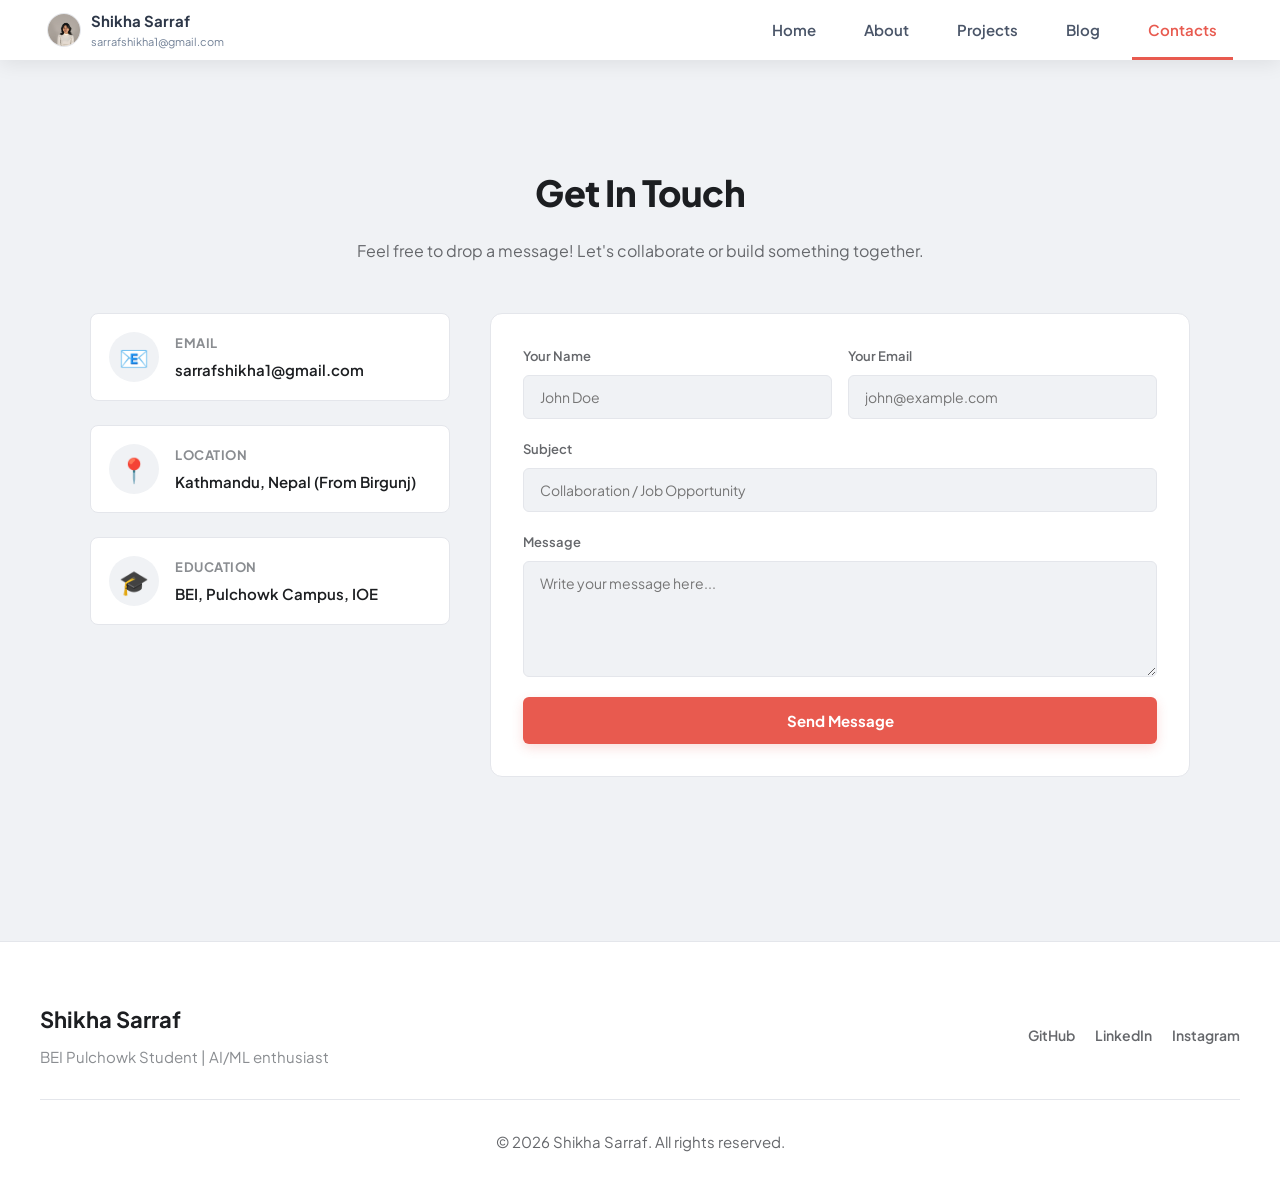
<file: contacts.html>
<!DOCTYPE html>
<html lang="en">
<head>
  <meta charset="UTF-8">
  <meta name="viewport" content="width=device-width, initial-scale=1.0">
  <meta name="author" content="Shikha Sarraf">
  <meta name="description" content="Contact Shikha Sarraf - BEI student at Pulchowk Campus, Passionate about AI / ML">
  <title>Shikha Sarraf | Contacts</title>
  <!-- Google Fonts -->
  <link rel="preconnect" href="https://fonts.googleapis.com">
  <link rel="preconnect" href="https://fonts.gstatic.com" crossorigin>
  <link href="https://fonts.googleapis.com/css2?family=Playfair+Display:ital,wght@0,400..900;1,400..900&family=Plus+Jakarta+Sans:ital,wght@0,300..800;1,300..800&display=swap" rel="stylesheet">
  <!-- Stylesheet -->
  <link rel="stylesheet" href="style.css?v=1.0.4">
</head>
<body class="static-page">

  <!-- NAVIGATION BAR (STATIC WHITE THEME) -->
  <nav class="main-navbar sticky-static" id="main-navbar">
    <div class="navbar-content">
      <div class="navbar-logo">
        <img src="me.png" alt="Profile" class="logo-avatar">
        <div class="logo-text">
          <span class="logo-name">Shikha Sarraf</span>
          <span class="logo-subtitle">sarrafshikha1@gmail.com</span>
        </div>
      </div>
      <ul class="nav-links">
        <li><a href="index.html" class="nav-item" data-tab="home">Home</a></li>
        <li><a href="about.html" class="nav-item" data-tab="about">About</a></li>
        <li><a href="projects.html" class="nav-item" data-tab="projects">Projects</a></li>
        <li><a href="blog.html" class="nav-item" data-tab="blog">Blog</a></li>
        <li><a href="contacts.html" class="nav-item active" data-tab="contacts">Contacts</a></li>
      </ul>
    </div>
  </nav>

  <!-- MAIN CONTAINER -->
  <main class="page-container">
    <section id="contacts-section" class="section-container active-section" style="opacity: 1; transform: none;">
      <div class="section-header">
        <h2 class="section-title">Get In Touch</h2>
        <p class="section-subtitle">Feel free to drop a message! Let's collaborate or build something together.</p>
      </div>
      
      <div class="contact-wrapper">
        <div class="contact-details-box">
          <div class="contact-item">
            <div class="contact-icon">📧</div>
            <div class="contact-txt">
              <strong>Email</strong>
              <a href="mailto:sarrafshikha1@gmail.com">sarrafshikha1@gmail.com</a>
            </div>
          </div>
          <div class="contact-item">
            <div class="contact-icon">📍</div>
            <div class="contact-txt">
              <strong>Location</strong>
              <span>Kathmandu, Nepal (From Birgunj)</span>
            </div>
          </div>
          <div class="contact-item">
            <div class="contact-icon">🎓</div>
            <div class="contact-txt">
              <strong>Education</strong>
              <span>BEI, Pulchowk Campus, IOE</span>
            </div>
          </div>
        </div>
        
        <form class="contact-form" onsubmit="event.preventDefault(); alert('The message menu is under work, please mail to - sarrafshikha1@gmail.com');">
          <div class="form-row">
            <div class="form-group">
              <label for="c_name">Your Name</label>
              <input type="text" id="c_name" placeholder="John Doe" required>
            </div>
            <div class="form-group">
              <label for="c_email">Your Email</label>
              <input type="email" id="c_email" placeholder="john@example.com" required>
            </div>
          </div>
          <div class="form-group">
            <label for="c_subject">Subject</label>
            <input type="text" id="c_subject" placeholder="Collaboration / Job Opportunity" required>
          </div>
          <div class="form-group">
            <label for="c_msg">Message</label>
            <textarea id="c_msg" rows="5" placeholder="Write your message here..." required></textarea>
          </div>
          <button type="submit" class="contact-submit-btn">Send Message</button>
        </form>
      </div>
    </section>
  </main>

  <!-- FOOTER -->
  <footer class="site-footer">
    <div class="footer-top">
      <div class="footer-brand">
        <h3>Shikha Sarraf</h3>
        <p>BEI Pulchowk Student | AI/ML enthusiast</p>
      </div>
      <div class="footer-socials">
        <a href="https://github.com/shikha-sarraf/" target="_blank">GitHub</a>
        <a href="https://www.linkedin.com/in/shikha-sarraf-b10325328/" target="_blank">LinkedIn</a>
        <a href="https://www.instagram.com/shikha28730/" target="_blank">Instagram</a>
      </div>
    </div>
    <div class="footer-divider"></div>
    <div class="footer-bottom">
      <p>&copy; 2026 Shikha Sarraf. All rights reserved.</p>
    </div>
  </footer>

  <!-- Scripts -->
  <script src="script.js"></script>
</body>
</html>
</file>
<file: style.css>
/* ==========================================
   DESIGN SYSTEM & VARIABLES
   ========================================== */
:root {
  /* Colors */
  --bg-primary: #f0f2f5;
  --bg-secondary: #ffffff;
  --bg-hover: #f2f3f5;
  --border-color: #e4e6eb;
  --text-primary: #1c1e21;
  --text-secondary: #65676b;
  --text-muted: #8a8d91;
  
  --coral-accent: #e85a4f;
  --coral-hover: #d3483f;
  --coral-bg-alpha: rgba(232, 90, 79, 0.15);
  
  --facebook-blue: #1877f2;
  --success-color: #16a34a;
  --warning-color: #d97706;
  
  /* Fonts */
  --font-sans: 'Plus Jakarta Sans', sans-serif;
  --font-serif: 'Playfair Display', serif;
  
  /* Transitions */
  --transition-smooth: all 0.3s cubic-bezier(0.4, 0, 0.2, 1);
  --transition-fast: all 0.15s ease;
}

/* ==========================================
   RESET & BASE STYLES
   ========================================== */
* {
  margin: 0;
  padding: 0;
  box-sizing: border-box;
}

html {
  scroll-behavior: smooth;
  scroll-padding-top: 80px; /* Offset for sticky navbar */
}

body {
  font-family: var(--font-sans);
  background-color: var(--bg-primary);
  color: var(--text-primary);
  line-height: 1.6;
  overflow-x: hidden;
}

body.static-page {
  padding-top: 80px;
}

/* Links & Buttons */
a {
  color: inherit;
  text-decoration: none;
  transition: var(--transition-fast);
}

button, .mock-btn {
  font-family: var(--font-sans);
  background: none;
  border: none;
  cursor: pointer;
  outline: none;
  transition: var(--transition-smooth);
}

/* ==========================================
   TYPOGRAPHY
   ========================================== */
h1, h2, h3, h4, h5, h6 {
  font-weight: 700;
  color: var(--text-primary);
}

p {
  color: var(--text-secondary);
  font-size: 15px;
}

/* ==========================================
   HEADER / PROFILE AREA
   ========================================== */
.profile-header {
  background-color: var(--bg-secondary);
  border-bottom: 1px solid var(--border-color);
  padding-bottom: 12px;
  width: 100%;
}

.cover-wrapper {
  position: relative;
  width: 100%;
  height: 410px;
  background: linear-gradient(180deg, #2a2c2d, #18191a);
  overflow: hidden;
}

.cover-photo {
  width: 100%;
  height: 100%;
  object-fit: cover;
  object-position: center 20%;
}

.cover-edit-btn {
  position: absolute;
  bottom: 16px;
  right: 32px;
  background-color: rgba(0, 0, 0, 0.65);
  color: #ffffff;
  padding: 8px 16px;
  border-radius: 6px;
  font-size: 14px;
  font-weight: 600;
  display: flex;
  align-items: center;
  gap: 8px;
  backdrop-filter: blur(4px);
}

.cover-edit-btn:hover {
  background-color: rgba(0, 0, 0, 0.85);
}

.btn-icon {
  width: 18px;
  height: 18px;
  fill: currentColor;
}

/* Profile Info Section */
.header-info-container {
  max-width: 1250px;
  margin: 0 auto;
  padding: 0 32px;
  position: relative;
  display: flex;
  gap: 24px;
}

.profile-avatar-wrapper {
  position: relative;
  width: 140px;
  height: 140px;
  margin-top: -70px;
  border-radius: 50%;
  border: 4px solid var(--bg-secondary);
  overflow: hidden;
  background-color: var(--bg-primary);
  flex-shrink: 0;
  z-index: 10;
  box-shadow: 0 4px 12px rgba(0,0,0,0.15);
}

.profile-avatar {
  width: 100%;
  height: 100%;
  object-fit: cover;
}

.avatar-edit-badge {
  position: absolute;
  bottom: 8px;
  right: 8px;
  background-color: var(--bg-hover);
  border: 1px solid var(--border-color);
  width: 36px;
  height: 36px;
  border-radius: 50%;
  display: flex;
  align-items: center;
  justify-content: center;
  cursor: pointer;
}

.avatar-edit-badge svg {
  width: 20px;
  height: 20px;
  fill: var(--text-primary);
}

.profile-meta {
  display: flex;
  justify-content: space-between;
  align-items: flex-end;
  flex-grow: 1;
  padding-top: 12px;
  padding-bottom: 4px;
  gap: 20px;
}

.name-block {
  display: flex;
  flex-direction: column;
}

.profile-name {
  font-size: 28px;
  font-weight: 800;
  display: flex;
  align-items: center;
  gap: 8px;
}

.verify-badge {
  color: var(--facebook-blue);
  font-size: 20px;
}

.profile-email {
  color: var(--text-secondary);
  font-size: 16px;
  font-weight: 500;
  margin-top: 4px;
}

.profile-actions {
  display: flex;
  gap: 12px;
}

.mock-btn {
  padding: 8px 16px;
  border-radius: 6px;
  font-size: 15px;
  font-weight: 600;
  display: flex;
  align-items: center;
  gap: 8px;
}

.primary-action-btn {
  background-color: var(--facebook-blue);
  color: white;
}

.primary-action-btn:hover {
  filter: brightness(1.1);
}

.secondary-action-btn {
  background-color: var(--bg-hover);
  color: var(--text-primary);
  border: 1px solid var(--border-color);
}

.secondary-action-btn:hover {
  background-color: rgba(0, 0, 0, 0.05);
}

/* ==========================================
   NAVIGATION BAR
   ========================================== */
.nav-anchor {
  height: 0;
  display: block;
  width: 100%;
  visibility: hidden;
}

.main-navbar {
  background-color: var(--bg-secondary);
  border-bottom: 1px solid var(--border-color);
  width: 100%;
  height: 60px;
  z-index: 999;
  transition: background-color 0.4s ease, box-shadow 0.4s ease, transform 0.3s ease;
}

.navbar-content {
  max-width: 1250px;
  margin: 0 auto;
  padding: 0 32px;
  height: 100%;
  display: flex;
  justify-content: space-between;
  align-items: center;
}

/* Sticky Nav Logo (Hidden by default) */
.navbar-logo {
  display: flex;
  align-items: center;
  gap: 10px;
  opacity: 0;
  visibility: hidden;
  transform: translateX(-10px);
  transition: var(--transition-smooth);
}

.logo-avatar {
  width: 34px;
  height: 34px;
  border-radius: 50%;
  object-fit: cover;
  border: 1px solid var(--border-color);
}

.logo-text {
  display: flex;
  flex-direction: column;
}

.logo-name {
  font-weight: 700;
  font-size: 15px;
  color: #2d3748;
}

.logo-subtitle {
  font-size: 11px;
  color: #718096;
}

/* Nav Links list */
.nav-links {
  display: flex;
  list-style: none;
  height: 100%;
  align-items: center;
  gap: 16px;
}

.nav-item {
  color: var(--text-secondary);
  font-weight: 600;
  font-size: 15px;
  padding: 18px 16px;
  position: relative;
  display: inline-block;
}

.nav-item:hover {
  color: var(--text-primary);
}

.nav-item.active {
  color: var(--coral-accent);
}

.nav-item.active::after {
  content: '';
  position: absolute;
  bottom: 0;
  left: 0;
  width: 100%;
  height: 3px;
  background-color: var(--coral-accent);
}

/* Sticky navbar CTA button */
.navbar-cta {
  opacity: 0;
  visibility: hidden;
  transform: translateX(10px);
  transition: var(--transition-smooth);
}

.hire-btn {
  background-color: var(--coral-accent);
  color: white;
  padding: 8px 20px;
  border-radius: 6px;
  font-weight: 600;
  font-size: 14px;
  box-shadow: 0 4px 6px rgba(232, 90, 79, 0.2);
}

.hire-btn:hover {
  background-color: var(--coral-hover);
  transform: translateY(-1px);
}

/* STICKY CLASS TRIGGERED BY JS / STATIC PAGE NAVBAR */
.main-navbar.sticky,
.main-navbar.sticky-static {
  position: fixed;
  top: 0;
  left: 0;
  right: 0;
  background-color: #ffffff !important;
  box-shadow: 0 4px 20px rgba(0, 0, 0, 0.08);
  border-bottom: none;
  z-index: 1000;
}

.main-navbar.sticky {
  animation: slideDown 0.35s cubic-bezier(0.16, 1, 0.3, 1) forwards;
}

.main-navbar.sticky .navbar-logo,
.main-navbar.sticky-static .navbar-logo {
  opacity: 1;
  visibility: visible;
  transform: translateX(0);
}

.main-navbar.sticky .navbar-cta,
.main-navbar.sticky-static .navbar-cta {
  opacity: 1;
  visibility: visible;
  transform: translateX(0);
}

.main-navbar.sticky .nav-item,
.main-navbar.sticky-static .nav-item {
  color: #4a5568;
}

.main-navbar.sticky .nav-item:hover,
.main-navbar.sticky-static .nav-item:hover {
  color: #1a202c;
}

.main-navbar.sticky .nav-item.active,
.main-navbar.sticky-static .nav-item.active {
  color: var(--coral-accent);
}

@keyframes slideDown {
  from {
    transform: translateY(-100%);
  }
  to {
    transform: translateY(0);
  }
}

/* ==========================================
   PAGE CONTAINER & SECTIONS
   ========================================== */
.page-container {
  max-width: 1250px;
  margin: 0 auto;
  padding: 24px 32px;
}

.section-container {
  display: none;
  padding: 60px 0;
  opacity: 0;
  transform: translateY(20px);
  transition: opacity 0.5s ease, transform 0.5s ease;
}

.section-container.active-section {
  display: block;
  opacity: 1;
  transform: translateY(0);
}

/* Section headers */
.section-header {
  text-align: center;
  max-width: 700px;
  margin: 0 auto 50px auto;
}

.section-title {
  font-size: 36px;
  font-weight: 800;
  margin-bottom: 16px;
  letter-spacing: -0.5px;
}

.section-subtitle {
  font-size: 16px;
  color: var(--text-secondary);
}

/* ==========================================
   HOME TAB / FEED LAYOUT
   ========================================== */
.feed-grid {
  display: grid;
  grid-template-columns: 360px 1fr;
  gap: 16px;
  align-items: start;
}

/* Cards standard look */
.fb-card {
  background-color: var(--bg-secondary);
  border: 1px solid var(--border-color);
  border-radius: 8px;
  padding: 16px;
  margin-bottom: 16px;
  box-shadow: 0 1px 2px rgba(0, 0, 0, 0.1);
}

.fb-card h2 {
  font-size: 20px;
  font-weight: 700;
  margin-bottom: 16px;
}

/* Intro Card details */
.intro-bio {
  text-align: center;
  font-size: 15px;
  margin-bottom: 16px;
}

.mock-btn-wide {
  width: 100%;
  background-color: var(--bg-hover);
  color: var(--text-primary);
  padding: 8px 0;
  border-radius: 6px;
  font-weight: 600;
  font-size: 14px;
  margin-bottom: 16px;
}

.mock-btn-wide:hover {
  background-color: rgba(0,0,0,0.05);
}

.mock-btn-wide.secondary {
  margin-bottom: 0;
  margin-top: 16px;
}

.details-list {
  list-style: none;
  display: flex;
  flex-direction: column;
  gap: 16px;
}

.details-list li {
  display: flex;
  align-items: center;
  gap: 12px;
  font-size: 14px;
  color: var(--text-secondary);
}

.detail-icon {
  width: 20px;
  height: 20px;
  fill: var(--text-muted);
  flex-shrink: 0;
}

.highlight {
  font-weight: 600;
  color: var(--text-primary);
}

/* Social media row */
.social-row {
  display: flex;
  justify-content: center;
  gap: 12px;
  margin-top: 20px;
  border-top: 1px solid var(--border-color);
  padding-top: 16px;
}

.social-icon-btn {
  width: 38px;
  height: 38px;
  border-radius: 50%;
  background-color: var(--bg-hover);
  display: flex;
  align-items: center;
  justify-content: center;
  transition: var(--transition-smooth);
}

.social-icon-btn svg {
  width: 20px;
  height: 20px;
  fill: var(--text-primary);
  transition: var(--transition-smooth);
}

/* Brand hover colors */
.social-icon-btn.github:hover {
  background-color: #24292e;
}
.social-icon-btn.github:hover svg {
  fill: #ffffff;
}

.social-icon-btn.linkedin:hover {
  background-color: #0077b5;
}
.social-icon-btn.linkedin:hover svg {
  fill: #ffffff;
}

.social-icon-btn.instagram:hover {
  background-color: #e1306c;
}
.social-icon-btn.instagram:hover svg {
  fill: #ffffff;
}

/* Photos grid (3x2 aspect ratios) */
.photos-card .card-header {
  display: flex;
  justify-content: space-between;
  align-items: center;
  margin-bottom: 16px;
}

.photos-card h2 {
  margin-bottom: 0;
}

.card-header-link {
  font-size: 14px;
  color: var(--facebook-blue);
  font-weight: 500;
}

.card-header-link:hover {
  text-decoration: underline;
}

.photos-grid-2col {
  display: grid;
  grid-template-columns: repeat(2, 1fr);
  gap: 8px;
  border-radius: 8px;
  overflow: hidden;
}

#see-all-photos-btn {
  display: none;
}

.photo-box {
  aspect-ratio: 1 / 1;
  overflow: hidden;
  background-color: #f0f2f5;
  border-radius: 6px;
  position: relative;
}

.insta-photo {
  width: 100%;
  height: 100%;
  object-fit: cover;
  transition: var(--transition-smooth);
  cursor: pointer;
}

.photo-box:hover .insta-photo {
  transform: scale(1.08);
}

/* Create Post Mock */
.create-post-card {
  padding: 12px 16px 10px 16px;
}

.post-top {
  display: flex;
  gap: 12px;
  align-items: center;
}

.small-profile-icon {
  width: 40px;
  height: 40px;
  border-radius: 50%;
  object-fit: cover;
}

.mock-post-input {
  background-color: var(--bg-hover);
  border-radius: 20px;
  padding: 8px 16px;
  color: var(--text-secondary);
  font-size: 15px;
  flex-grow: 1;
  border: none;
  cursor: not-allowed;
  height: 38px;
}

.divider {
  height: 1px;
  background-color: var(--border-color);
  margin: 12px 0;
}

.post-actions-row {
  display: flex;
  justify-content: space-between;
}

.post-action-btn {
  display: flex;
  align-items: center;
  justify-content: center;
  gap: 8px;
  flex-grow: 1;
  padding: 8px 0;
  border-radius: 6px;
  font-weight: 600;
  font-size: 14px;
  color: var(--text-secondary);
  cursor: pointer;
  transition: var(--transition-fast);
}

.post-action-btn:hover {
  background-color: var(--bg-hover);
  color: var(--text-primary);
}

.action-icon {
  width: 24px;
  height: 24px;
  fill: currentColor;
}

.action-icon.video { color: #f02849; }
.action-icon.image { color: #45bd62; }
.action-icon.emoji { color: #f7b928; }

/* Bio Post details */
.post-card {
  padding: 16px 0 10px 0;
}

.post-header-info {
  display: flex;
  gap: 12px;
  align-items: center;
  padding: 0 16px 12px 16px;
}

.post-user-details {
  display: flex;
  flex-direction: column;
}

.post-username {
  font-weight: 700;
  font-size: 15px;
}

.post-time {
  font-size: 12px;
  color: var(--text-muted);
  display: flex;
  align-items: center;
  gap: 4px;
  margin-top: 2px;
}

.globe-icon {
  width: 12px;
  height: 12px;
  fill: currentColor;
}

.post-content {
  padding: 0 16px;
}

.post-content p {
  margin-bottom: 12px;
  color: var(--text-primary);
}

.post-image-container {
  margin: 16px -16px 12px -16px;
  background-color: #f0f2f5;
  overflow: hidden;
  border-top: 1px solid var(--border-color);
  border-bottom: 1px solid var(--border-color);
}

.post-featured-image {
  width: 100%;
  max-height: 500px;
  object-fit: cover;
}

.post-stats {
  display: flex;
  justify-content: space-between;
  padding: 0 16px;
  font-size: 13px;
  color: var(--text-muted);
}

.likes-badge {
  font-weight: 500;
}

.post-actions-row.borderless {
  padding: 0 8px;
}

.post-action-btn.wide {
  gap: 6px;
  color: var(--text-secondary);
}

/* ==========================================
   ABOUT SECTION (3RD IMAGE STYLE)
   ========================================== */
#about-section {
  background-color: #ffffff; /* Solid light backdrop */
  border: 1px solid #e2e8f0;
  border-radius: 16px;
  padding: 80px 48px;
  max-width: 1250px;
  margin: 0 auto;
  box-shadow: 0 4px 6px -1px rgba(0, 0, 0, 0.05);
}

.about-modern-layout {
  display: grid;
  grid-template-columns: 340px 1fr 1fr;
  gap: 48px;
  align-items: start;
}

/* About Column 1: Image container offset */
.about-image-col {
  display: flex;
  flex-direction: column;
  gap: 32px;
}

.offset-card-container {
  position: relative;
  width: 100%;
  aspect-ratio: 0.85 / 1;
}

.offset-coral-box {
  position: absolute;
  bottom: -25px;
  left: -25px;
  width: 100%;
  height: 100%;
  background-color: #000000; /* Black offset background box */
  border-radius: 12px;
  z-index: 1;
}

.about-photo-wrapper {
  position: relative;
  width: 100%;
  height: 100%;
  border-radius: 12px;
  overflow: hidden;
  z-index: 2;
  box-shadow: 0 8px 24px rgba(0,0,0,0.15);
  border: none; /* No border frame around the photo itself */
}

.about-photo {
  width: 100%;
  height: 100%;
  object-fit: cover;
}

.about-talk-block {
  display: flex;
  flex-direction: column;
  gap: 6px;
  padding-left: 4px;
}

.talk-heading {
  font-size: 14px;
  color: #4a5568;
  font-weight: 500;
}

.talk-email {
  font-family: var(--font-serif);
  font-size: 20px;
  font-weight: 700;
  color: var(--coral-accent) !important;
}

.talk-email:hover {
  text-decoration: underline;
}

/* About Column 2 & 3: Typography & Content */
.about-text-col {
  display: flex;
  flex-direction: column;
}

.about-serif-title {
  font-family: var(--font-serif);
  font-size: 28px;
  line-height: 1.35;
  font-weight: 700;
  color: #1a202c; /* Dark text */
  letter-spacing: -0.5px;
}

.coral-line {
  width: 50px;
  height: 2px;
  background-color: var(--coral-accent);
  margin: 16px 0 24px 0;
}

.about-desc {
  font-size: 15px;
  color: #4a5568; /* Dark text */
  margin-bottom: 20px;
  line-height: 1.7;
}

/* Social icons at bottom of column 3 */
.about-social-icons {
  display: flex;
  gap: 16px;
  margin-top: auto;
  padding-top: 16px;
}

.about-social-btn {
  color: #718096;
  transition: var(--transition-smooth);
}

.about-social-btn svg {
  width: 24px;
  height: 24px;
  fill: currentColor;
}

.about-social-btn:hover {
  color: var(--coral-accent);
  transform: translateY(-2px);
}

/* About Row 2: Reverse Layout & Contact Button */
.about-modern-layout.reverse {
  grid-template-columns: 1fr 1fr 340px;
  margin-top: 80px;
  border-top: 1px solid #e2e8f0;
  padding-top: 80px;
}

.offset-card-container.right-aligned {
  position: relative;
  width: 100%;
  aspect-ratio: 0.85 / 1;
}

.offset-coral-box.right-offset {
  position: absolute;
  bottom: -25px;
  right: -25px;
  left: auto;
  width: 100%;
  height: 100%;
  background-color: #e0f2fe; /* Sky white offset background box */
  border-radius: 12px;
  z-index: 1;
}

.about-btn-wrapper {
  margin-top: 24px;
}

.about-contact-btn {
  display: inline-block;
  background-color: var(--coral-accent);
  color: white;
  padding: 12px 32px;
  border-radius: 6px;
  font-weight: 700;
  font-size: 15px;
  box-shadow: 0 4px 6px rgba(232, 90, 79, 0.2);
  transition: var(--transition-smooth);
}

.about-contact-btn:hover {
  background-color: var(--coral-hover);
  transform: translateY(-2px);
  box-shadow: 0 6px 12px rgba(232, 90, 79, 0.3);
}

/* About Row themes (Yellow, Blue & Coral) */
.yellow-theme .coral-line {
  background-color: #d97706; /* Golden Amber */
}

.yellow-theme .talk-email {
  color: #d97706 !important;
}

.blue-theme .coral-line {
  background-color: #2563eb; /* Royal Blue */
}

.blue-theme .about-contact-btn {
  background-color: #2563eb;
  box-shadow: 0 4px 6px rgba(37, 99, 235, 0.2);
}

.blue-theme .about-contact-btn:hover {
  background-color: #1d4ed8;
  box-shadow: 0 6px 12px rgba(37, 99, 235, 0.3);
}

.coral-theme .coral-line {
  background-color: var(--coral-accent);
}

.coral-theme .talk-email {
  color: var(--coral-accent) !important;
}

.coral-theme .about-contact-btn {
  background-color: var(--coral-accent);
  box-shadow: 0 4px 6px rgba(232, 90, 79, 0.2);
}

.coral-theme .about-contact-btn:hover {
  background-color: var(--coral-hover);
  box-shadow: 0 6px 12px rgba(232, 90, 79, 0.3);
}

.coral-theme .offset-coral-box {
  background-color: #ffe4e6; /* Soft light rose/coral background box */
}

/* ==========================================
   PROJECTS SECTION
   ========================================== */
.projects-grid {
  display: grid;
  grid-template-columns: repeat(2, 1fr);
  gap: 24px;
  max-width: 1200px;
  margin: 0 auto;
}

.projects-grid .project-card {
  background-color: var(--bg-secondary);
  border: 1px solid var(--border-color);
  border-radius: 12px;
  overflow: hidden;
  box-shadow: 0 4px 6px rgba(0,0,0,0.15);
  transition: var(--transition-smooth);
  display: flex;
  flex-direction: column;
}

.projects-grid .project-card:hover {
  transform: translateY(-6px);
  box-shadow: 0 10px 25px rgba(232, 90, 79, 0.15);
  border-color: var(--coral-accent);
}

.project-img-placeholder {
  height: 180px;
  background: linear-gradient(135deg, #1f2022, #18191a);
  position: relative;
  display: flex;
  align-items: center;
  justify-content: center;
}

.project-img-placeholder svg {
  width: 60px;
  height: 60px;
  fill: rgba(255,255,255,0.06);
  transition: var(--transition-smooth);
}

.projects-grid .project-card:hover .project-img-placeholder svg {
  fill: var(--coral-accent);
  transform: scale(1.1);
}

.proj-badge {
  position: absolute;
  top: 16px;
  left: 16px;
  font-size: 11px;
  font-weight: 700;
  text-transform: uppercase;
  padding: 4px 10px;
  border-radius: 20px;
  letter-spacing: 0.5px;
}

.proj-badge-flag {
  position: absolute;
  top: 16px;
  right: 16px;
  font-size: 18px;
}

.proj-badge.completed {
  background-color: rgba(34, 197, 94, 0.15);
  color: var(--success-color);
  border: 1px solid var(--success-color);
}

.proj-badge.progress {
  background-color: rgba(234, 179, 8, 0.15);
  color: var(--warning-color);
  border: 1px solid var(--warning-color);
}

.proj-badge.hackathon {
  background-color: var(--coral-bg-alpha);
  color: var(--coral-accent);
  border: 1px solid var(--coral-accent);
}

.project-info {
  padding: 24px;
  display: flex;
  flex-direction: column;
  flex-grow: 1;
}

.project-info h3 {
  font-size: 20px;
  font-weight: 700;
  margin-bottom: 12px;
}

.project-info p {
  color: var(--text-secondary);
  font-size: 14px;
  margin-bottom: 20px;
  line-height: 1.6;
}

.tech-row {
  display: flex;
  flex-wrap: wrap;
  gap: 8px;
  margin-top: auto;
}

.tech-row span {
  font-size: 12px;
  font-weight: 600;
  background-color: var(--bg-primary);
  color: var(--text-secondary);
  border: 1px solid var(--border-color);
  padding: 4px 10px;
  border-radius: 4px;
}

.project-actions {
  display: flex;
  gap: 12px;
  margin-top: 20px;
  border-top: 1px solid var(--border-color);
  padding-top: 16px;
}

.proj-action-btn {
  flex: 1;
  display: inline-flex;
  align-items: center;
  justify-content: center;
  gap: 8px;
  padding: 8px 12px;
  border-radius: 6px;
  font-size: 14px;
  font-weight: 600;
  transition: var(--transition-smooth);
  border: 1px solid var(--border-color);
  background-color: var(--bg-primary);
  color: var(--text-primary);
}

.proj-action-btn:hover {
  background-color: var(--bg-hover);
  border-color: var(--coral-accent);
  color: var(--coral-accent);
}

.proj-action-btn svg {
  width: 16px;
  height: 16px;
  fill: currentColor;
}

/* ==========================================
   BLOG SECTION
   ========================================== */
.blog-grid {
  display: grid;
  grid-template-columns: repeat(3, 1fr);
  gap: 24px;
  max-width: 1200px;
  margin: 0 auto;
}

.blog-card {
  background-color: var(--bg-secondary);
  border: 1px solid var(--border-color);
  border-radius: 12px;
  padding: 28px;
  display: flex;
  flex-direction: column;
  transition: var(--transition-smooth);
}

.blog-card:hover {
  transform: translateY(-5px);
  border-color: var(--coral-accent);
  box-shadow: 0 10px 20px rgba(0,0,0,0.2);
}

.blog-meta-header {
  display: flex;
  justify-content: space-between;
  font-size: 12px;
  font-weight: 600;
  margin-bottom: 16px;
}

.blog-category {
  color: var(--coral-accent);
}

.blog-date {
  color: var(--text-muted);
}

.blog-card h3 {
  font-size: 18px;
  line-height: 1.4;
  margin-bottom: 12px;
}

.blog-card p {
  font-size: 14px;
  color: var(--text-secondary);
  line-height: 1.6;
  margin-bottom: 24px;
}

.blog-read-link {
  font-size: 14px;
  font-weight: 700;
  color: var(--text-primary);
  margin-top: auto;
  display: flex;
  align-items: center;
}

.blog-read-link:hover {
  color: var(--coral-accent);
}

/* Restructured Blog layout styles */
.blog-post-list {
  list-style: none;
  margin-top: 16px;
  display: flex;
  flex-direction: column;
  gap: 12px;
}

.blog-post-list li a {
  display: flex;
  justify-content: space-between;
  align-items: center;
  font-size: 14px;
  font-weight: 600;
  color: var(--text-primary);
  padding: 10px 12px;
  border-radius: 6px;
  background-color: var(--bg-primary);
  border: 1px solid var(--border-color);
  transition: var(--transition-smooth);
}

.blog-post-list li a:hover {
  border-color: var(--coral-accent);
  color: var(--coral-accent);
  background-color: var(--bg-hover);
}

.post-date {
  font-size: 11px;
  color: var(--text-muted);
  font-weight: 500;
}

.edu-timeline {
  display: flex;
  flex-direction: column;
  gap: 12px;
  margin-top: 16px;
}

.edu-item {
  display: flex;
  align-items: center;
  gap: 12px;
  padding: 10px;
  border-radius: 8px;
  background-color: var(--bg-primary);
  border: 1px solid var(--border-color);
}

.edu-logo {
  width: 48px;
  height: 48px;
  object-fit: contain;
  flex-shrink: 0;
  background-color: #ffffff;
  border-radius: 6px;
  padding: 4px;
  border: 1px solid var(--border-color);
}

.edu-info {
  display: flex;
  flex-direction: column;
}

.edu-info h4 {
  font-size: 13px;
  font-weight: 700;
  margin-bottom: 2px;
  color: var(--text-primary);
}

.edu-degree {
  font-size: 12px;
  font-weight: 600;
  color: var(--text-secondary);
  margin-bottom: 2px;
}

.edu-date {
  font-size: 11px;
  color: var(--text-muted);
}


/* ==========================================
   CONTACTS SECTION
   ========================================== */
.contact-wrapper {
  display: grid;
  grid-template-columns: 360px 1fr;
  gap: 40px;
  max-width: 1100px;
  margin: 0 auto;
}

.contact-details-box {
  display: flex;
  flex-direction: column;
  gap: 24px;
}

.contact-item {
  display: flex;
  gap: 16px;
  align-items: center;
  background-color: var(--bg-secondary);
  border: 1px solid var(--border-color);
  border-radius: 8px;
  padding: 18px;
}

.contact-icon {
  font-size: 24px;
  background-color: var(--bg-primary);
  width: 50px;
  height: 50px;
  border-radius: 50%;
  display: flex;
  align-items: center;
  justify-content: center;
}

.contact-txt {
  display: flex;
  flex-direction: column;
}

.contact-txt strong {
  font-size: 13px;
  text-transform: uppercase;
  letter-spacing: 0.5px;
  color: var(--text-muted);
  margin-bottom: 4px;
}

.contact-txt span, .contact-txt a {
  font-size: 15px;
  font-weight: 600;
  color: var(--text-primary);
}

.contact-txt a:hover {
  color: var(--coral-accent);
}

/* Contact Form */
.contact-form {
  background-color: var(--bg-secondary);
  border: 1px solid var(--border-color);
  border-radius: 12px;
  padding: 32px;
}

.form-row {
  display: grid;
  grid-template-columns: 1fr 1fr;
  gap: 16px;
}

.form-group {
  display: flex;
  flex-direction: column;
  gap: 8px;
  margin-bottom: 20px;
}

.form-group label {
  font-size: 13px;
  font-weight: 600;
  color: var(--text-secondary);
}

.form-group input, .form-group textarea {
  font-family: var(--font-sans);
  background-color: var(--bg-primary);
  border: 1px solid var(--border-color);
  color: var(--text-primary);
  padding: 12px 16px;
  border-radius: 6px;
  font-size: 14px;
  outline: none;
  transition: var(--transition-smooth);
}

.form-group input:focus, .form-group textarea:focus {
  border-color: var(--coral-accent);
  box-shadow: 0 0 0 3px var(--coral-bg-alpha);
}

.contact-submit-btn {
  background-color: var(--coral-accent);
  color: white;
  padding: 14px 28px;
  border-radius: 6px;
  font-weight: 700;
  font-size: 15px;
  width: 100%;
  box-shadow: 0 4px 12px rgba(232, 90, 79, 0.2);
}

.contact-submit-btn:hover {
  background-color: var(--coral-hover);
  transform: translateY(-1px);
}

/* ==========================================
   SITE FOOTER
   ========================================== */
.site-footer {
  background-color: var(--bg-secondary);
  border-top: 1px solid var(--border-color);
  padding: 60px 32px 30px 32px;
  margin-top: 80px;
}

.footer-top {
  max-width: 1200px;
  margin: 0 auto;
  display: flex;
  justify-content: space-between;
  align-items: center;
  flex-wrap: wrap;
  gap: 30px;
}

.footer-brand h3 {
  font-size: 22px;
  margin-bottom: 8px;
}

.footer-brand p {
  color: var(--text-muted);
}

.footer-socials {
  display: flex;
  gap: 20px;
}

.footer-socials a {
  font-size: 14px;
  font-weight: 600;
  color: var(--text-secondary);
}

.footer-socials a:hover {
  color: var(--coral-accent);
}

.footer-divider {
  max-width: 1200px;
  height: 1px;
  background-color: var(--border-color);
  margin: 30px auto;
}

.footer-bottom {
  max-width: 1200px;
  margin: 0 auto;
  display: flex;
  justify-content: center;
  text-align: center;
  font-size: 13px;
  color: var(--text-muted);
}

/* ==========================================
   BACK TO TOP BUTTON
   ========================================== */
.back-to-top-btn {
  position: fixed;
  bottom: 24px;
  right: 24px;
  width: 44px;
  height: 44px;
  border-radius: 50%;
  background-color: var(--coral-accent);
  color: white;
  font-size: 18px;
  display: flex;
  align-items: center;
  justify-content: center;
  box-shadow: 0 4px 10px rgba(0,0,0,0.3);
  z-index: 99;
  opacity: 0;
  visibility: hidden;
  transform: translateY(10px);
}

.back-to-top-btn.visible {
  opacity: 1;
  visibility: visible;
  transform: translateY(0);
}

.back-to-top-btn:hover {
  background-color: var(--coral-hover);
  transform: translateY(-2px);
}

/* ==========================================
   RESPONSIVE DESIGN (MEDIA QUERIES)
   ========================================== */
@media (max-width: 1100px) {
  .about-modern-layout {
    grid-template-columns: 300px 1fr;
  }
  .about-modern-layout .about-text-col:last-child {
    grid-column: span 2;
  }
  .about-modern-layout.reverse {
    grid-template-columns: 1fr 300px;
  }
  .about-modern-layout.reverse .about-text-col:first-child {
    grid-column: span 2;
  }
}

@media (max-width: 992px) {
  .profile-header {
    text-align: center;
  }
  
  .header-info-container {
    flex-direction: column;
    align-items: center;
    text-align: center;
  }
  
  .profile-avatar-wrapper {
    margin-top: -64px;
  }
  
  .profile-meta {
    flex-direction: column;
    align-items: center;
    padding-top: 8px;
  }
  
  .profile-actions {
    margin-top: 16px;
  }

  .main-navbar {
    display: block;
    background-color: #ffffff !important;
    box-shadow: 0 4px 20px rgba(0, 0, 0, 0.08);
  }

  .nav-anchor {
    display: block;
    height: 0;
  }

  .navbar-logo {
    display: none !important;
  }

  .navbar-content {
    justify-content: center;
    padding: 0;
  }
  
  .nav-links {
    justify-content: center;
    width: 100%;
    gap: 12px;
  }

  .nav-item {
    padding: 18px 8px;
    font-size: 13px;
  }

  .feed-grid {
    grid-template-columns: 1fr;
  }
  
  .about-modern-layout,
  .about-modern-layout.reverse {
    grid-template-columns: 1fr;
    gap: 32px;
  }
  
  .about-modern-layout .about-text-col:last-child,
  .about-modern-layout.reverse .about-text-col:first-child {
    grid-column: span 1;
  }

  .offset-card-container {
    max-width: 340px;
    margin: 0 auto;
  }

  .about-talk-block {
    align-items: center;
    margin-top: 10px;
  }
  
  .projects-grid {
    grid-template-columns: 1fr;
  }
  
  .blog-grid {
    grid-template-columns: 1fr;
  }
  
  .contact-wrapper {
    grid-template-columns: 1fr;
  }
}

@media (max-width: 768px) {
  .page-container {
    padding: 16px;
  }
  
  .cover-wrapper {
    height: 200px;
  }
  
  .profile-name {
    font-size: 24px;
  }
  
  .form-row {
    grid-template-columns: 1fr;
  }

  .site-footer {
    padding: 40px 16px 20px 16px;
  }

  /* Mobile Photos Grid toggle behavior */
  .photos-grid-2col:not(.show-all) .photo-box:nth-child(n+7) {
    display: none;
  }

  #see-all-photos-btn {
    display: block;
    width: 100%;
    margin-top: 12px;
    padding: 10px 0;
    background-color: var(--bg-hover);
    color: var(--facebook-blue);
    border: 1px solid var(--border-color);
    border-radius: 6px;
    font-weight: 600;
    font-size: 14px;
    text-align: center;
    transition: var(--transition-fast);
  }

  #see-all-photos-btn:hover {
    background-color: var(--border-color);
  }
}

/* ==========================================
   PREMIUM BLOG PAGE CUSTOM STYLES
   ========================================== */

/* Featured Blog Hero */
.blog-hero-section {
  max-width: 1200px;
  margin: 0 auto 40px auto;
  opacity: 0;
  transform: translateY(20px);
  animation: blogHeroFadeIn 0.6s cubic-bezier(0.16, 1, 0.3, 1) forwards;
}

@keyframes blogHeroFadeIn {
  to {
    opacity: 1;
    transform: translateY(0);
  }
}

.blog-hero-card {
  background-color: var(--bg-secondary);
  border: 1px solid var(--border-color);
  border-radius: 16px;
  display: grid;
  grid-template-columns: 1.2fr 1fr;
  overflow: hidden;
  box-shadow: 0 10px 30px rgba(0, 0, 0, 0.05);
  transition: var(--transition-smooth);
}

.blog-hero-card:hover {
  transform: translateY(-4px);
  box-shadow: 0 20px 40px rgba(232, 90, 79, 0.1);
  border-color: var(--coral-accent);
}

.blog-hero-banner {
  background: linear-gradient(135deg, #18191a, #2d3748);
  display: flex;
  align-items: center;
  justify-content: center;
  position: relative;
  min-height: 280px;
  overflow: hidden;
}

.blog-hero-banner::before {
  content: '';
  position: absolute;
  top: -50%;
  left: -50%;
  width: 200%;
  height: 200%;
  background: radial-gradient(circle, rgba(232,90,79,0.12) 0%, transparent 60%);
  animation: rotateGlow 15s linear infinite;
}

@keyframes rotateGlow {
  from { transform: rotate(0deg); }
  to { transform: rotate(360deg); }
}

.blog-hero-badge {
  position: absolute;
  top: 20px;
  left: 20px;
  background-color: var(--coral-accent);
  color: white;
  font-size: 11px;
  font-weight: 700;
  text-transform: uppercase;
  padding: 6px 12px;
  border-radius: 20px;
  letter-spacing: 1px;
  box-shadow: 0 4px 10px rgba(232, 90, 79, 0.3);
}

.blog-hero-graphic {
  z-index: 2;
  color: rgba(255, 255, 255, 0.15);
  display: flex;
  flex-direction: column;
  align-items: center;
  gap: 12px;
}

.blog-hero-graphic svg {
  width: 70px;
  height: 70px;
  fill: currentColor;
}

.blog-hero-graphic span {
  font-size: 13px;
  font-weight: 600;
  letter-spacing: 2px;
  text-transform: uppercase;
  color: rgba(255, 255, 255, 0.4);
}

.blog-hero-content {
  padding: 40px;
  display: flex;
  flex-direction: column;
  justify-content: center;
}

.blog-hero-meta {
  font-size: 12px;
  font-weight: 600;
  color: var(--text-muted);
  margin-bottom: 12px;
  display: flex;
  align-items: center;
  gap: 8px;
}

.blog-hero-meta .dot-separator {
  width: 4px;
  height: 4px;
  background-color: var(--text-muted);
  border-radius: 50%;
}

.blog-hero-title {
  font-family: var(--font-serif);
  font-size: 26px;
  line-height: 1.3;
  margin-bottom: 16px;
  color: var(--text-primary);
}

.blog-hero-desc {
  font-size: 14px;
  color: var(--text-secondary);
  line-height: 1.6;
  margin-bottom: 24px;
}

.blog-hero-link {
  display: inline-flex;
  align-items: center;
  gap: 8px;
  font-size: 14px;
  font-weight: 700;
  color: var(--coral-accent);
  transition: var(--transition-fast);
}

.blog-hero-link svg {
  width: 16px;
  height: 16px;
  fill: currentColor;
  transition: transform 0.2s ease;
}

.blog-hero-link:hover {
  color: var(--coral-hover);
}

.blog-hero-link:hover svg {
  transform: translateX(4px);
}

/* Premium Blog Cards Grid */
.premium-blog-card {
  background-color: var(--bg-secondary);
  border: 1px solid var(--border-color);
  border-radius: 16px;
  padding: 32px;
  display: flex;
  flex-direction: column;
  position: relative;
  overflow: hidden;
  box-shadow: 0 4px 20px rgba(0, 0, 0, 0.02);
  transition: var(--transition-smooth);
}

.premium-blog-card::before {
  content: '';
  position: absolute;
  top: 0;
  left: 0;
  height: 100%;
  width: 4px;
}

/* Themes per Card type */
.premium-blog-card.tech::before { background-color: var(--facebook-blue); }
.premium-blog-card.personal::before { background-color: #d97706; }
.premium-blog-card.education::before { background-color: #10b981; }

.premium-blog-card:hover {
  transform: translateY(-6px);
  box-shadow: 0 15px 30px rgba(0, 0, 0, 0.08);
}

.premium-blog-card.tech:hover { border-color: var(--facebook-blue); }
.premium-blog-card.personal:hover { border-color: #d97706; }
.premium-blog-card.education:hover { border-color: #10b981; }

.blog-card-icon {
  width: 42px;
  height: 42px;
  border-radius: 8px;
  display: flex;
  align-items: center;
  justify-content: center;
  margin-bottom: 20px;
}

.tech .blog-card-icon {
  background-color: rgba(24, 119, 242, 0.1);
  color: var(--facebook-blue);
}

.personal .blog-card-icon {
  background-color: rgba(217, 119, 6, 0.1);
  color: #d97706;
}

.education .blog-card-icon {
  background-color: rgba(16, 185, 129, 0.1);
  color: #10b981;
}

.blog-card-icon svg {
  width: 22px;
  height: 22px;
  fill: currentColor;
}

.premium-blog-card h3 {
  font-size: 20px;
  font-weight: 700;
  margin-bottom: 12px;
  color: var(--text-primary);
}

.premium-blog-card .card-subtitle {
  font-size: 14px;
  color: var(--text-secondary);
  line-height: 1.6;
  margin-bottom: 24px;
}

/* Premium Blog Post Link Rows */
.premium-post-list {
  list-style: none;
  display: flex;
  flex-direction: column;
  gap: 12px;
}

.premium-post-item a {
  display: flex;
  justify-content: space-between;
  align-items: center;
  padding: 14px 16px;
  background-color: var(--bg-primary);
  border: 1px solid var(--border-color);
  border-radius: 8px;
  font-size: 14px;
  font-weight: 600;
  color: var(--text-primary);
  transition: var(--transition-smooth);
}

.premium-post-item a:hover {
  background-color: var(--bg-secondary);
  transform: scale(1.02);
}

.tech .premium-post-item a:hover {
  border-color: var(--facebook-blue);
  color: var(--facebook-blue);
}

.personal .premium-post-item a:hover {
  border-color: #d97706;
  color: #d97706;
}

.post-link-title {
  display: flex;
  align-items: center;
  gap: 10px;
}

.post-link-title svg {
  width: 16px;
  height: 16px;
  fill: currentColor;
  opacity: 0.7;
}

.post-meta-date {
  font-size: 11px;
  color: var(--text-muted);
  background-color: var(--bg-secondary);
  padding: 3px 8px;
  border-radius: 4px;
  border: 1px solid var(--border-color);
}

/* Timeline updates */
.timeline-nodes {
  display: flex;
  flex-direction: column;
  gap: 20px;
  position: relative;
  padding-left: 20px;
}

.timeline-nodes::before {
  content: '';
  position: absolute;
  top: 8px;
  left: 5px;
  bottom: 8px;
  width: 2px;
  background-color: var(--border-color);
}

.timeline-node {
  position: relative;
}

.timeline-node::before {
  content: '';
  position: absolute;
  top: 6px;
  left: -19px;
  width: 10px;
  height: 10px;
  background-color: #10b981;
  border-radius: 50%;
  border: 2px solid var(--bg-secondary);
  box-shadow: 0 0 0 3px rgba(16, 185, 129, 0.15);
  z-index: 2;
}

.node-title {
  font-size: 14px;
  font-weight: 700;
  color: var(--text-primary);
}

.node-degree {
  font-size: 12px;
  font-weight: 600;
  color: #10b981;
  margin-top: 2px;
}

.node-date {
  font-size: 11px;
  color: var(--text-muted);
  margin-top: 2px;
}

/* Responsiveness for Hero */
@media (max-width: 992px) {
  .blog-hero-card {
    grid-template-columns: 1fr;
  }
}
}
</file>
